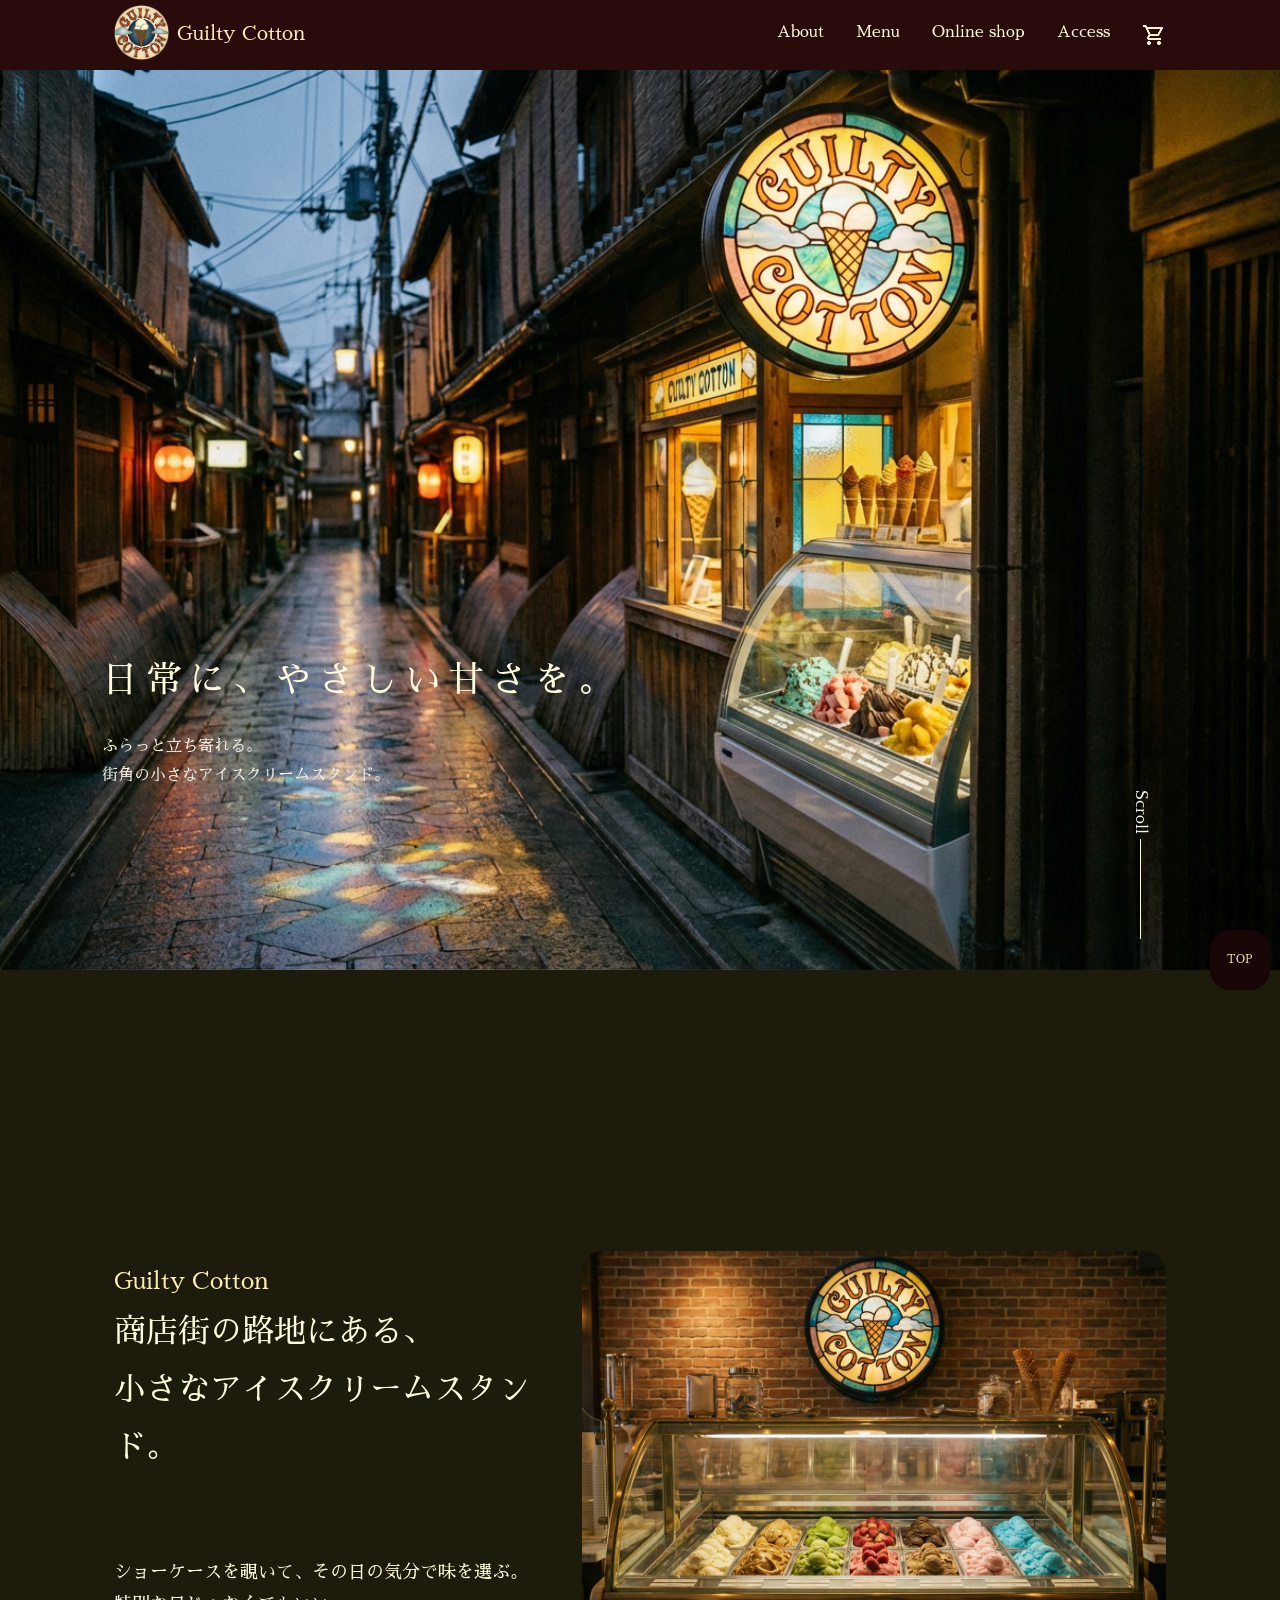
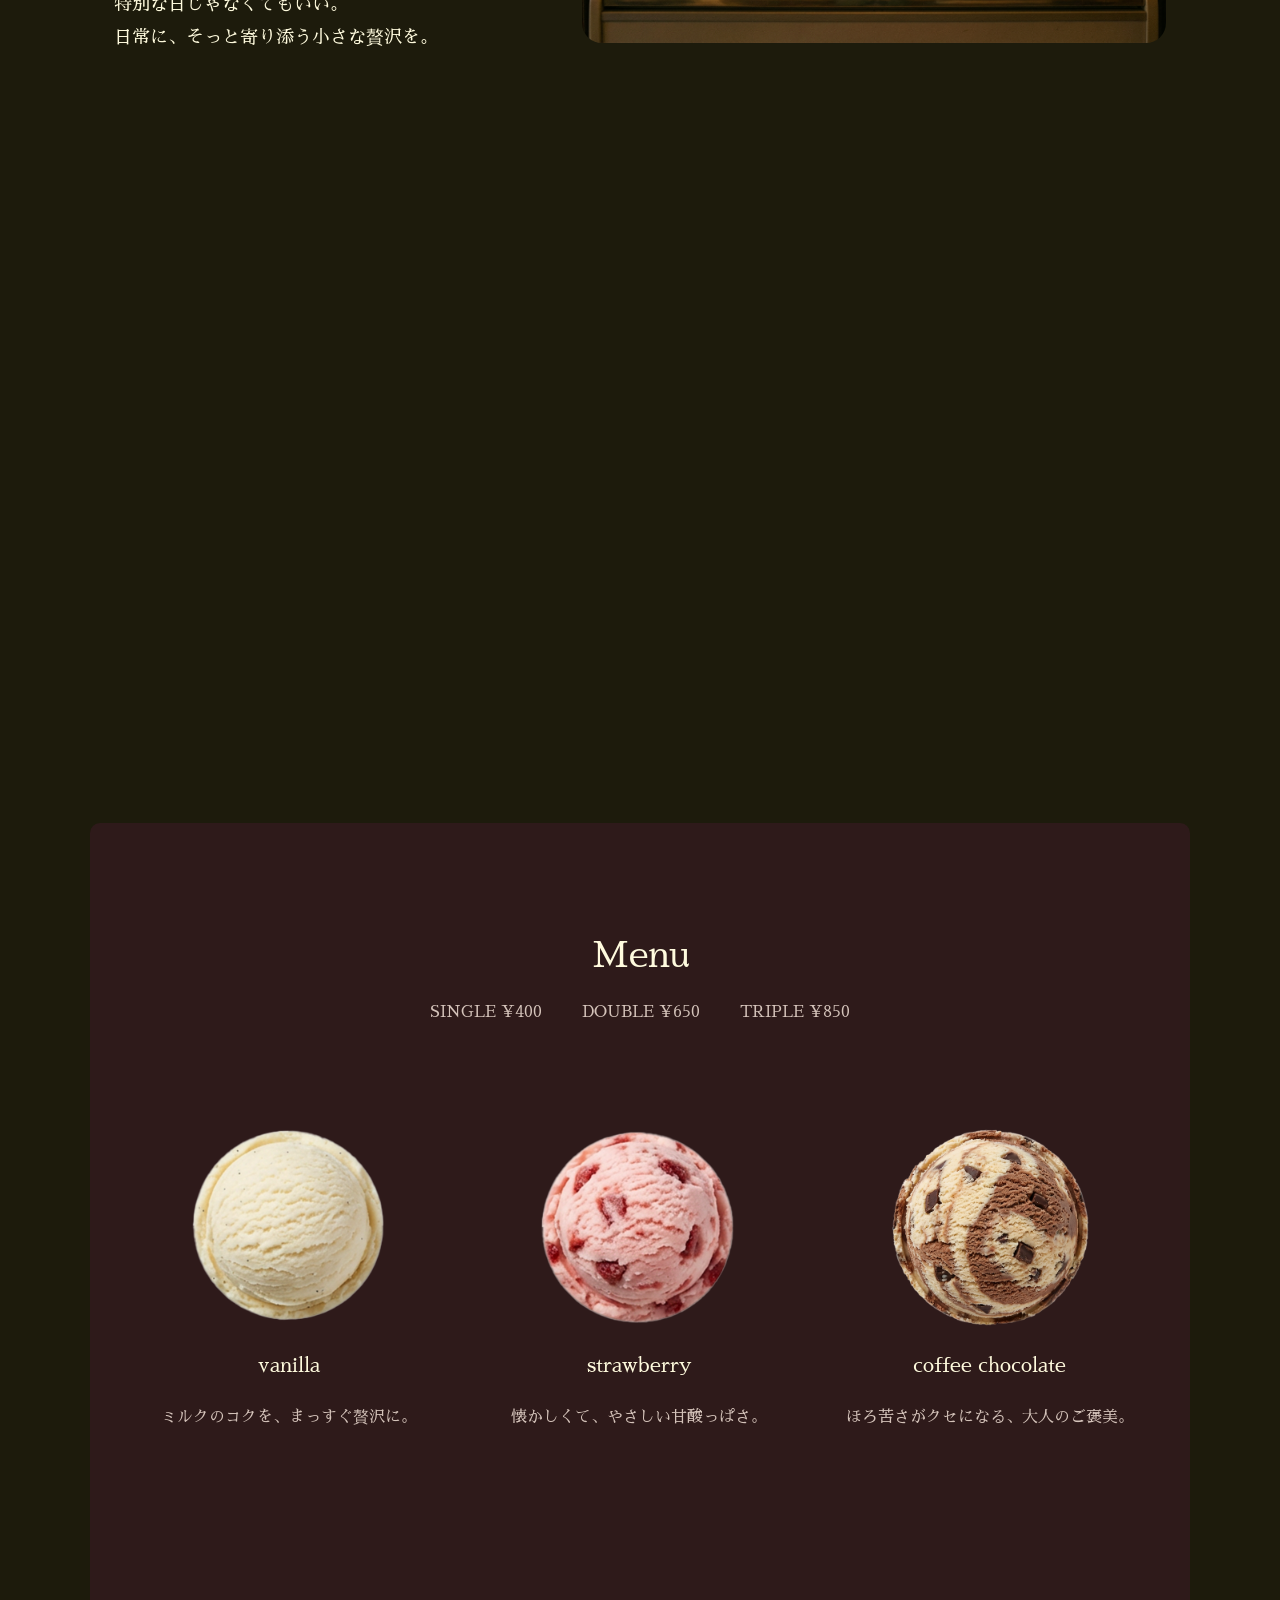
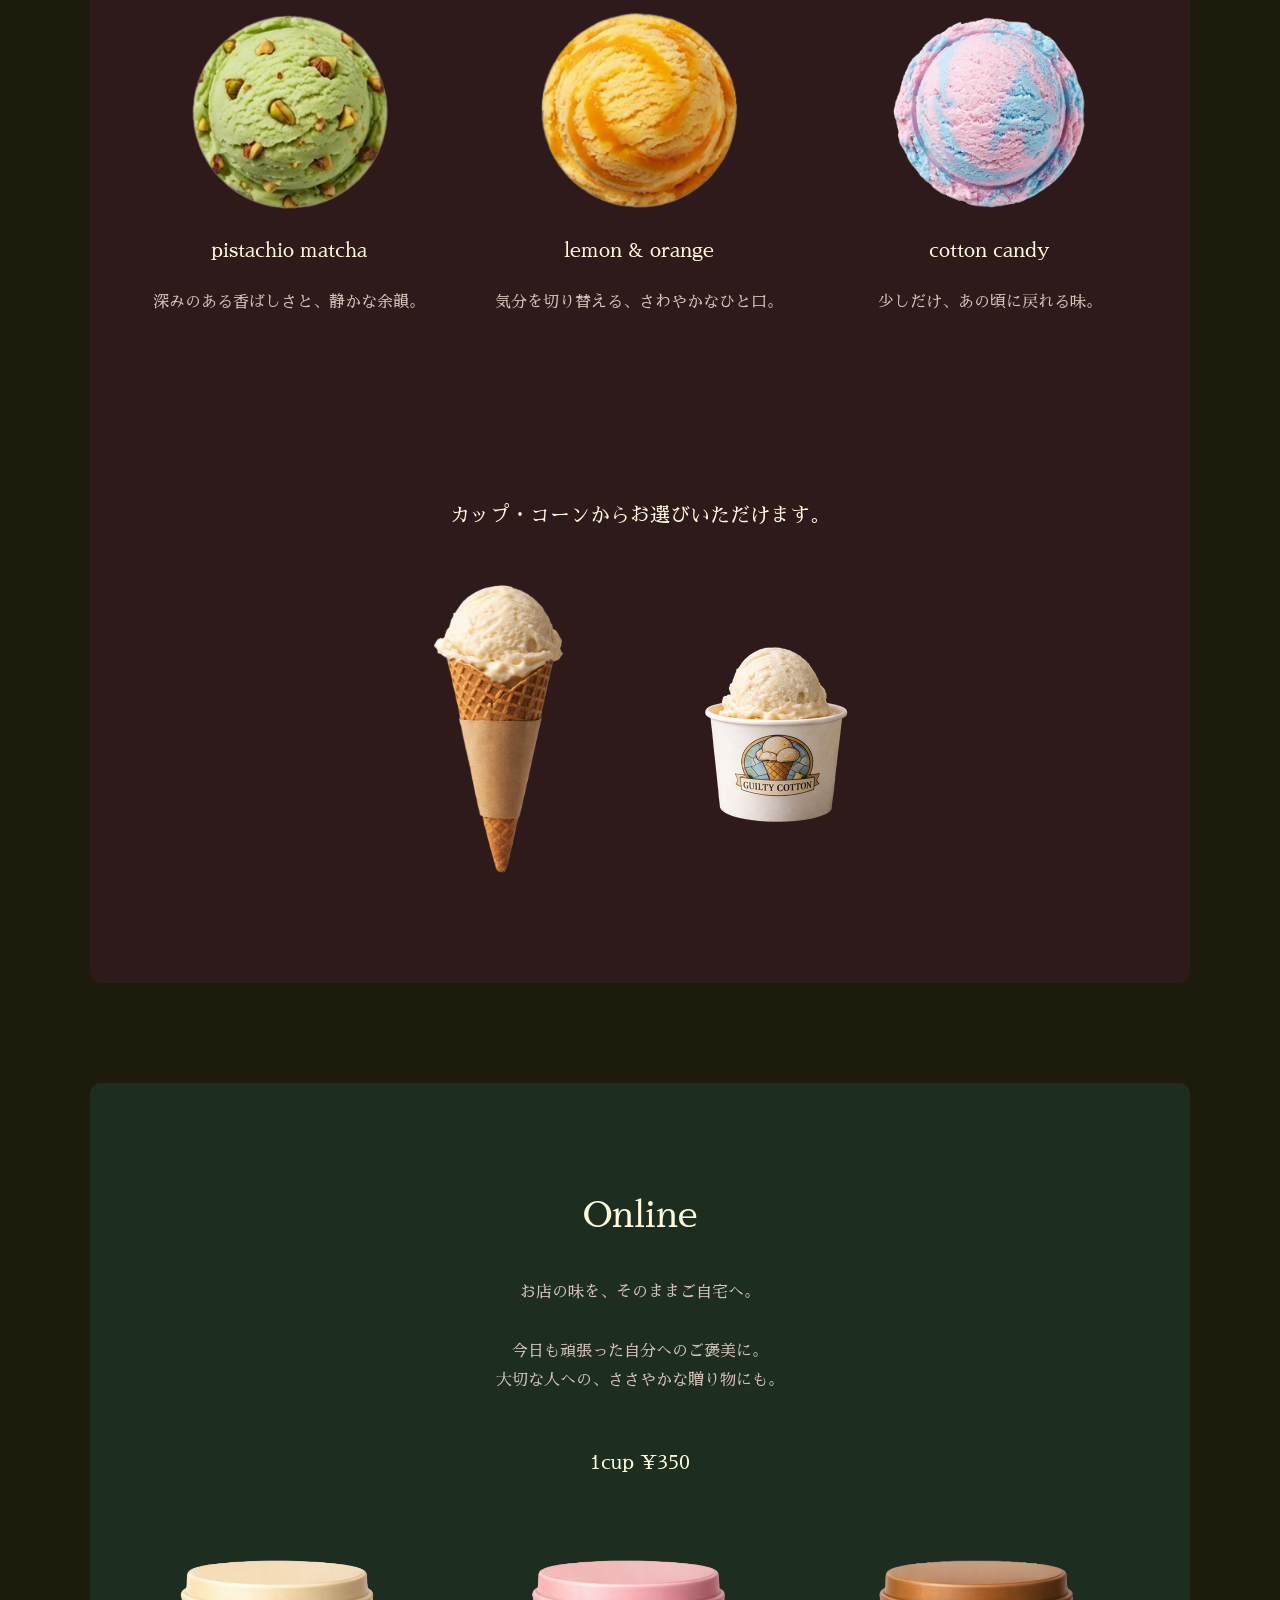
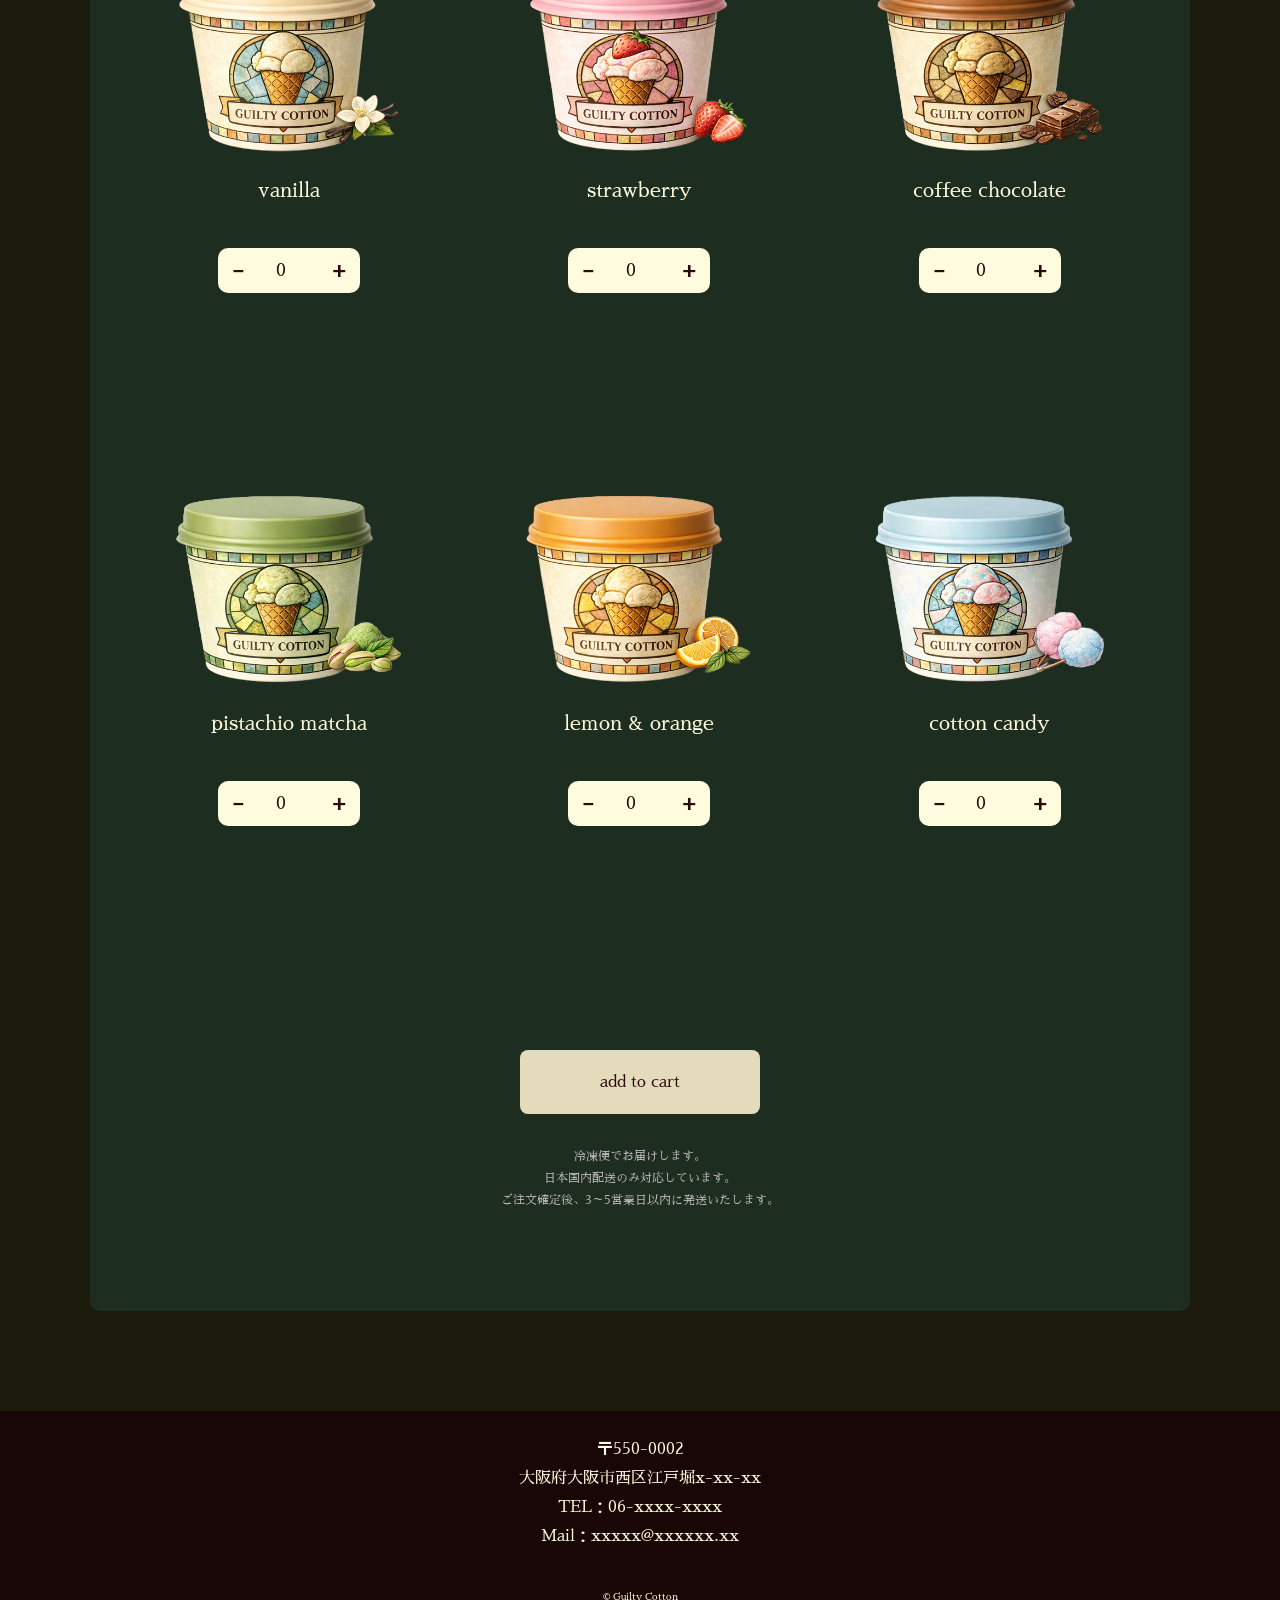
<file: index.html>
<!DOCTYPE html>
<html lang="ja">

<head>
  <meta charset="UTF-8">
  <meta name="viewport" content="width=device-width, initial-scale=1.0">
  <link rel="stylesheet" href="css/reset.css">
  <link rel="stylesheet" href="css/style.css">
  <link rel="icon" href="favicon.ico">
  <link rel="preconnect" href="https://fonts.googleapis.com">
  <link rel="preconnect" href="https://fonts.gstatic.com" crossorigin>
  <link href="https://fonts.googleapis.com/css2?family=Sawarabi+Mincho&display=swap" rel="stylesheet">
  <meta name="robots" content="noindex" />
  <title>Guilty Cotton</title>
</head>

<body>

  <!-- header -->
  <header>
    <div class="container">
      <div class="header-inner">
        <div class="logo">
          <a href=""><img src="images/アセット 170.png" alt="logo">Guilty Cotton</a>
        </div>

        <!-- <p class="attention">※本サイトはポートフォリオ用に制作した架空のWebサイトです。
        </p> -->

        <nav class="header-nav">
          <ul class="nav-list">
            <li><a href="#about">About</a></li>
            <li><a href="#menu">Menu</a></li>
            <li><a href="#onlineshop">Online shop</a></li>
            <li><a href="#access">Access</a></li>
          </ul>
          <a href="#" class="cart-icon">
            <img src="images/cart.png" alt="cart">
            <span id="cart-count" class="is-hidden">0</span>
          </a>

          <div class="ham">
            <div class="bar"></div>
            <div class="bar"></div>
            <div class="bar"></div>
          </div>
        </nav>
      </div>
    </div>
  </header>

  <main>
    <!-- mainvisual -->
    <div class="mainvisual">
      <img src="images/exterior.png" alt="店舗外観">

      <div class="main-text">
        <h1>日常に、やさしい甘さを。</h1>
        <p>ふらっと立ち寄れる。<br>
          街角の小さなアイスクリームスタンド。</p>

        <!-- scroll -->
        <div class="scroll">
          <span>Scroll</span>
        </div>
      </div>
    </div>


    <!-- topへbtn -->
    <p id="page-top"><a href="#">Top</a></p>

    <!-- about -->
    <section class="about inview fadeup" id="about">
      <div class="container">

        <div class="about-text">
          <p class="about-title">Guilty Cotton</p>
          <h2>商店街の路地にある、<br>
            小さなアイスクリームスタンド。</h2>
          <p>ショーケースを覗いて、その日の気分で味を選ぶ。<br>
            特別な日じゃなくてもいい。<br>
            日常に、そっと寄り添う小さな贅沢を。</p>
        </div>

        <div class="about-img">
          <img src="images/店内.png" alt="店内の様子">
        </div>

      </div>
    </section>

    <!-- ice-img パララックス-->
    <div class="parallax_box">
      <div class="parallax_content img_bg_01">
      </div>
    </div>



    <!-- menu -->
    <section class="menu" id="menu">
      <div class="menu-inner">
        <div class="container">
          <h2>Menu</h2>

          <div class="menu-price">
            <ul>
              <li>SINGLE ¥400</li>
              <li>DOUBLE ¥650</li>
              <li>TRIPLE ¥850</li>
            </ul>
          </div>

          <div class="menu-ice">
            <ul>
              <li><img src="images/バニラ.png" alt="バニラ">
                <p class="ice-name">vanilla</p>
                <p class="ice-exp">ミルクのコクを、まっすぐ贅沢に。</p>
              </li>

              <li><img src="images/苺アイス.png" alt="イチゴ">
                <p class="ice-name">strawberry</p>
                <p class="ice-exp">懐かしくて、やさしい甘酸っぱさ。</p>
              </li>

              <li><img src="images/チョコ.png" alt="コーヒーチョコレート">
                <p class="ice-name">coffee chocolate</p>
                <p class="ice-exp">ほろ苦さがクセになる、大人のご褒美。</p>
              </li>

              <li><img src="images/ピスタチオ.png" alt="ピスタチオ抹茶">
                <p class="ice-name">pistachio matcha</p>
                <p class="ice-exp">深みのある香ばしさと、静かな余韻。</p>
              </li>

              <li><img src="images/オレンジ.png" alt="レモンオレンジ">
                <p class="ice-name">lemon & orange</p>
                <p class="ice-exp">気分を切り替える、さわやかなひと口。</p>
              </li>

              <li><img src="images/アイス綿菓子味.png" alt="コットンキャンディ">
                <p class="ice-name">cotton candy</p>
                <p class="ice-exp">少しだけ、あの頃に戻れる味。</p>
              </li>
            </ul>
          </div>

          <!-- カップ・コーン -->
          <div class="menu-end">
            <h3>カップ・コーンからお選びいただけます。</h3>

            <div class="menu-select">
              <ul>
                <li>
                  <img src="images/コーン.png" alt="">
                </li>

                <li>
                  <img src="images/カップ.png" alt="">
                </li>
              </ul>
            </div>
          </div>

        </div>
      </div>
    </section>

    <!-- online -->
    <section class="online" id="onlineshop">
      <div class="online-inner">

        <div class="container">
          <h2>Online</h2>

          <div class="online-exp">
            <p class="top">お店の味を、そのままご自宅へ。</p>
            <p>今日も頑張った自分へのご褒美に。<br>
              大切な人への、ささやかな贈り物にも。</p>

            <p class="online-price">1cup ¥350</p>
          </div>

          <div class="cup-img">
            <ul>
              <li><img src="images/01.png" alt="バニラカップ">
                <p class="ice-name">vanilla</p>
                <!-- count btn -->
                <div class="qty">
                  <div class="down">-</div>
                  <input type="number" class="textBox" value="0" min="0">
                  <div class="up">+</div>
                </div>
              </li>

              <li><img src="images/02 .png" alt="イチゴカップ">
                <p class="ice-name">strawberry</p>
                <!-- count btn -->
                <div class="qty">
                  <div class="down">-</div>
                  <input type="number" class="textBox" value="0" min="0">
                  <div class="up">+</div>
                </div>
              </li>

              <li><img src="images/03.png" alt="コーヒーカップ">
                <p class="ice-name">coffee chocolate</p>
                <!-- count btn -->
                <div class="qty">
                  <div class="down">-</div>
                  <input type="number" class="textBox" value="0" min="0">
                  <div class="up">+</div>
                </div>
              </li>

              <li><img src="images/04.png" alt="ピスタチオカップ">
                <p class="ice-name">pistachio matcha</p>
                <!-- count btn -->
                <div class="qty">
                  <div class="down">-</div>
                  <input type="number" class="textBox" value="0" min="0">
                  <div class="up">+</div>
                </div>
              </li>

              <li><img src="images/05.png" alt="オレンジカップ">
                <p class="ice-name">lemon & orange</p>

                <!-- count btn -->
                <div class="qty">
                  <div class="down">-</div>
                  <input type="number" class="textBox" value="0" min="0">
                  <div class="up">+</div>
                </div>
              </li>

              <li><img src="images/06.png" alt="コットンキャンディカップ">
                <p class="ice-name">cotton candy</p>
                <!-- count btn -->
                <div class="qty">
                  <div class="down">-</div>
                  <input type="number" class="textBox" value="0" min="0">
                  <div class="up">+</div>
                </div>
              </li>
            </ul>
          </div>

          <!-- btn -->
          <div class="add-cart-wrap">
            <button class="add-cart">add to cart</button>
            <span class="added-message">added!</span>
          </div>

          <div class="shipping-notes">
            <ul>
              <li>冷凍便でお届けします。</li>
              <li>日本国内配送のみ対応しています。</li>
              <li>ご注文確定後、3～5営業日以内に発送いたします。</li>
            </ul>
          </div>
        </div>
      </div>
    </section>

    <!-- footer  -->
    <footer id="access">

      <div class="access">
        <p>〒550-0002<br>
          大阪府大阪市西区江戸堀x-xx-xx<br>
          TEL：06-xxxx-xxxx<br>
          Mail：xxxxx@xxxxxx.xx
        </p>
      </div>
      <p class="copylight"><small>&copy; Guilty Cotton</small></p>
    </footer>

  </main>
  <script src="https://code.jquery.com/jquery-3.7.1.min.js"></script>
  <script src="js/script.js"></script>
</body>

</html>
</file>
<file: css/style.css>
@charset "UTF-8";

/* 変数定義 */
:root{
    --themecolor:#FFFBDE;
    --expcolor:#D4C3BA;
    --ycolor:#FBEDB5;
}


/* body 基本設定*/
body{
    font-family: "Sawarabi Mincho", serif;
    font-size: 16px;
    line-height: 1.8;
    color: var(--themecolor);
    background-color: #1D1B0C;
}

h1, h2, h3{
    color: var(--themecolor);
}

.container{
    padding: 0 24px;
    max-width: 1100px;
    margin: 0 auto;
}

/* header */
header{
    background-color: #2A0B0B;
    height: 70px;
}

.header-inner{
    display: flex;
    width: 100%;
    justify-content: space-between;
    align-items: center;
}

.logo a{
    display: flex;
    align-items: center;
    gap: 8px;
    padding: 5px 0;
    font-size: 20px;
    color: var(--ycolor);
}

.logo img{
    width: 55px;
    height: auto;
}

.attention{
  font-size: 10px;
}

.header-nav {
  display: flex;
  align-items: center;
  gap: 2rem;
}

.nav-list{
    display: flex;
    gap: 2rem;
    font-size: 16px;
    align-items: center;
    color: var(--themecolor);
}

.nav-list li:hover{
  color: #ffc0b1;
}

/* ハンバーガー */
.ham{
    width: 40px;
    height: 40px;
    display: flex;
    flex-direction: column; /*これ使ったらjustify-contentとalign-itemがぎゃくになる*/
    justify-content: center;
    align-items: center;
    gap: 8px;
    cursor: pointer;
    display: none; /* pcでは非表示 */
}

.bar{
    width: 80%;
    height: 2px;
    background-color: var(--themecolor);
    transition: 0.3s
}

.ham.active .bar:nth-child(1) { /*1本目の線*/
    transform: translateY(10px) rotate(45deg);
}

.ham.active .bar:nth-child(2) { /*2本目の線*/
    transform: translateY(100px);
    opacity: 0;
}

.ham.active .bar:nth-child(3) { /*3本目の線*/
    transform: translateY(-10px) rotate(-45deg);
}

/* cart-icon */
.cart-icon {
  position: relative;
  display: inline-block;
}

#cart-count {
  position: absolute;
  top: -6px;
  right: -8px;
  background: #fffbde;
  color: #2A0B0B;
  font-size: 12px;
  width: 18px;
  height: 18px;
  border-radius: 50%;
  display: flex;
  align-items: center;
  justify-content: center;
  font-weight: bold;
}

/* カート０の時は非表示 */
#cart-count.is-hidden {
  display: none;
}

.header-nav a:hover {
  color: #ffc0b1;
}

.cart-icon:hover img {
  opacity: 0.8;
}

/* main mainvisual*/
.mainvisual{
    position: relative;
    height: 100vh;
}

.mainvisual img{
    width: 100%;
    height: 100vh;
    object-fit: cover;
}

.main-text{
    position: absolute;
    bottom: 20%;
    left: 8%;
    color: #f5f2e8;

}

.main-text h1{
    font-size: 36px;
    margin-bottom: 20px;
    letter-spacing: 0.2em;
}

/* aboutブラー */
.inview.fadeup {
	opacity: 0;
	transition-duration: 2.5s;
	transform: translateY(50px);
}
.inview.fadeup.active {
	opacity: 1;
	transform: translateY(0px);
}

/* スクロールダウンの位置 */
.scroll {
  position: absolute;
  left: 80vw;
  writing-mode: vertical-rl;
}

/* 線のアニメーション部分 */
.scroll::before {
  animation: scroll 2s infinite;
  background-color: var(--themecolor);
  bottom: -105px;
  content: "";
  height: 100px;
  left: 0;
  margin: auto;
  position: absolute;
  right: 0;
  width: 1px;
}

/* 線のアニメーション */
@keyframes scroll {
  0% {
    transform: scale(1, 0);
    transform-origin: 0 0;
  }
  50% {
    transform: scale(1, 1);
    transform-origin: 0 0;
  }
  51% {
    transform: scale(1, 1);
    transform-origin: 0 100%;
  }
  100% {
    transform: scale(1, 0);
    transform-origin: 0 100%;
  }
}

/* about */
.about{
    padding: 30vh 0;
}

.about .container{
    display: flex;
    align-items: center;
    justify-content: space-around;
}

.about-img img{
  width: 100%;
  max-width: 600px;
  border-radius: 20px;
}

.about-text .about-title{
    font-size: 24px;
    font-weight: normal;
    color: var(--ycolor);
}

.about-text h2{
    font-size: 32px;
    margin-bottom: 60px;
    
}

.about p{
    font-size: 18px;
    padding-top: 20px;
}

/* ice-img パララックス*/
.parallax_content{
  display: flex;
  height: 400px;
  justify-content: center;
  align-items: center;

  background-attachment: fixed;
  background-position: center;
  background-size: cover;
  background-repeat: no-repeat;
}

.img_bg_01{
  background-image: url(../images/showcase.png);
}


/* menu */
.menu{
    margin: 100px 0;
}

.menu-inner{
    max-width: 1100px;
    margin: 0 auto;
   background-color: #2e1a1a;
   border-radius: 10px;
}

/* menu text */
.menu h2{
    font-size: 36px;
    text-align: center;
    padding-top: 100px;
}

.menu-price ul {
    display: flex;
    justify-content: center;
    color: var(--expcolor);
}

.menu-price ul li{
    margin: 10px 20px;
}

/* menu-ice */

.menu-ice{
    padding-top: 10vh;
}

.menu-ice ul{
    display: flex;
    flex-wrap: wrap;
}

.menu-ice ul li{
    width: 33.3%;
    text-align: center;
    margin-bottom: 20vh;
} 

.menu-ice ul li img{
    width: 200px;
    height: auto;
    transition: transform .6s ease; /* ゆっくり変化させる */
}

.menu-ice ul li:hover img {
  transform: scale(1.1); /* 拡大 */
}

.ice-name{
    font-size: 20px;
    padding: 20px;
}

.ice-exp{
    font-size: 16px;
    color: var(--expcolor);
}

/* カップ・コーン */
.menu-end{
    padding-bottom: 100px;
}

.menu-end h3{
    font-size: 20px;
    text-align: center;
    margin-bottom: 50px;
}

.menu-select ul{
    display: flex;
    justify-content: center;
    gap: 80px;
}

.menu-select li {
  width: 200px;
  height: 300px;
  display: flex;
  align-items: center;
  justify-content: center;
}

.menu-select li:hover img {
  transform: scale(1.3); /* 拡大 */
}

/* 画像は比率を保って収める */
.menu-select li img {
  max-width: 100%;
  max-height: 100%;
  object-fit: contain;
}


/* online */
.online{
    margin: 100px 0;
}

.online-inner{
    max-width: 1100px;
    margin: 0 auto;
    background-color: #1D2D20;
    text-align: center;
    padding-bottom: 100px;
    border-radius: 10px;
}

.online-inner h2{
    font-size: 36px;
    padding-top: 100px;
}

.online-exp{
    margin: 30px 0;
    color: var(--expcolor);
}

.online-exp .top{
    padding-bottom: 30px;
}

.online-price{
    color: var(--themecolor);
    padding: 50px 0;
    font-size: 20px;
}

/* cup-img */
.cup-img ul{
    display: flex;
    flex-wrap: wrap;
}

.cup-img ul li{
    width: 33.3%;
    text-align: center;
    margin-bottom: 20vh;

}

.cup-img ul li img{
    width: 230px;
    height: auto;
    transition: transform .6s ease; /* ゆっくり変化させる */
}

.cup-img ul li:hover img {
  transform: scale(1.1); /* 拡大 */
}

.cup-img ul li .ice-name{
    font-size: 20px;
    padding: 20px;
}

/* カートに入れるボタン */
.add-cart-wrap {
  margin-top: 24px;
  text-align: center;
  position: relative;
  display: inline-block;
}


.add-cart {
  display: inline-block;
  background-color: #e3dbbc;
  color: #2A0B0B;
  padding: 18px 80px;
  text-decoration: none;
  border-radius: 8px;
  box-shadow: #190606 ;
}

/* added!表示 */
.added-message {
  position: absolute;
  top: -24px;
  right: 0;
  font-size: 12px;
  color: #2A0B0B;
  background: #fffbde;
  padding: 2px 6px;
  border-radius: 6px;
  opacity: 0;
  transform: translateY(6px);
  transition: opacity 0.3s ease, transform 0.3s ease;
  pointer-events: none;
}

/* 表示用 */
.added-message.is-show {
  opacity: 1;
  transform: translateY(0);
}


.add-cart:hover{
  opacity: .75;
}

.shipping-notes {
  margin-top: 32px;
  font-size: 12px;
  color: #bcb9b9;
}

/* count btn */
.qty {
    background: #fffbde;
    border-radius: 10px;
    display: flex;
    width: fit-content;
    margin: 20px auto;
}

.down, .up {
    font-size: 25px;
    padding: 0 14px;
    cursor: pointer;
    user-select: none;
    color: #2A0B0B;
    font-weight: bold;
}

.down:hover,
.up:hover{
  opacity: .5;
}

.textBox {
    border: none;
    background: none;
    font-size: 18px;
    text-align: center;
    width: 60px;
    color: #2A0B0B;
}

/* [input type="number"]のデフォルトの矢印を消す */
input[type="number"]::-webkit-outer-spin-button, 
input[type="number"]::-webkit-inner-spin-button {
    -webkit-appearance: none; 
    margin: 0; 
    appearance:textfield; 
} 


/* footer */
footer {
  background-color: #190606;
  color: var(--themecolor);
  height: 220px;

  display: flex;
  flex-direction: column;
  justify-content: space-between; /* 上下に分ける */
  align-items: center;            /* 横中央 */

  padding: 24px 0;
}

/* 住所ブロック */
footer .access {
  text-align: center;
  line-height: 1.8;
}

/* コピーライト */
.copylight {
  font-size: 12px;
}


/* topへbtn */

/*リンクの形状*/
#page-top a{
	display: flex;
	justify-content:center;
	align-items:center;
	background:#190606;
	border-radius: 20px;
	width: 60px;
	height: 60px;
	color: var(--ycolor);
	text-align: center;
	text-transform: uppercase; 
	text-decoration: none;
	font-size:0.7rem;
	transition:all 0.3s;
}

#page-top a:hover{
	background: #685b5b;
}

/*リンクを右下に固定*/
#page-top {
	position: fixed;
	right: 10px;
	bottom:10px;
	z-index: 2;
    /*はじめは非表示*/
	opacity: 0;
	transform: translateY(100px);
}

/*　上に上がる動き　*/

#page-top.UpMove{
	animation: UpAnime 0.5s forwards;
}

@keyframes UpAnime{
  from {
    opacity: 0;
	transform: translateY(100px);
  }
  to {
    opacity: 1;
	transform: translateY(0);
  }
}

/*　下に下がる動き　*/

#page-top.DownMove{
	animation: DownAnime 0.5s forwards;
}
@keyframes DownAnime{
  from {
  	opacity: 1;
	transform: translateY(0);
  }
  to {
  	opacity: 1;
	transform: translateY(100px);
  }
}


/* ------------レスポンシブ対応------------- */
@media screen and (max-width: 700px) {
body{
  font-size: 14px;
}

.online{
  margin: 50px 0;
}

.mainvisual,
.mainvisual img {
    height: 80vh;
}

.attention{
  font-size: 8px;
}

.logo img{
  width: 40px;
  height: auto;
  
}
.logo a{
  font-size: 0;
}

.header-nav {
    display: flex;
    justify-content: flex-end;
    align-items: center;
  }

.header-nav ul {
    display: none;
    position: fixed;
    top: -100%;
    left: 0;
    background-color: #000;
    flex-direction: column;
    width: 100%;
    height: 100vh;
    align-items: center;
    justify-content: center;
    z-index: 999;
    transition: 0.5s;
  }

header ul.active{
    top: 0;
    }

.ham {
    display: flex;
    z-index: 99999;
  }

/*hamburger menu*/
.nav-list{
    display: none;
    flex-direction: column;
    position: absolute;
    top: 70px;
    right: 0;
    width: 100%;
    background: #2A0B0B;
    padding: 20px 0;
  }

.nav-list.active{
    display: flex;
  }

.menu h2, .online-inner h2{
    padding-top: 30px;
}

.main-text {
    top: auto;
    bottom: 15%;
    left: 5%;
}

.main-text h1 {
    font-size: 24px;
    letter-spacing: 0.1em;
  }

.about .container {
    flex-direction: column;
    gap: 40px;
  }

.about {
    padding: 100px 0;
  }

.about-text h2 {
    font-size: 20px;
    margin-bottom: 30px;
  }

.about p{
    font-size: 15px;
  }

.menu{
    margin: 50px 0;
  }

.menu h2,.online-inner h2{
  font-size: 24px;
}

.menu-ice{
  padding-top: 0;
}

.menu-price ul{
  display: flex;
  flex-direction: column;
  text-align: center;
  margin: 10%;
}

.menu-price ul li{
  margin: 0;
}

.menu-end{
  padding-bottom: 0;
}

.ice-name{
  font-size: 16px;
  padding: 10px;
}

.ice-exp{
  font-size: 14px;
  padding: 10px;
}

.menu-ice ul li,
.cup-img ul li {
    width: 50%;
    margin-bottom: 60px;
  }

.menu-ice ul li img,
.cup-img ul li img {
    width: 130px;
  }

.menu-end h3{
  font-size: 15px;
  margin: 0;
  padding-top: 50px;
}

.menu-select ul{
  gap: 0;
}


.menu-select li img{
  max-width: 70%;
  max-height: 70%;
}

.online-price{
  padding: 25px 0;
  font-size: 16px;
}

.cup-img ul li .ice-name{
  font-size: 16px;
  padding: 10px;
}

.pty{
  margin: 10px 0;
}

.online-inner{
  padding-bottom: 50px;
}

.add-cart{
  padding: 10px 40px;
}

.down, .up {
  padding: 0 10px;
  font-size: 20px;
}

.textBox{
  font-size: 16px;
  width: 40px;
}

.parallax_box {
    display: none;
  }

  .access p{
    font-size: 13px;
  }
}
</file>
